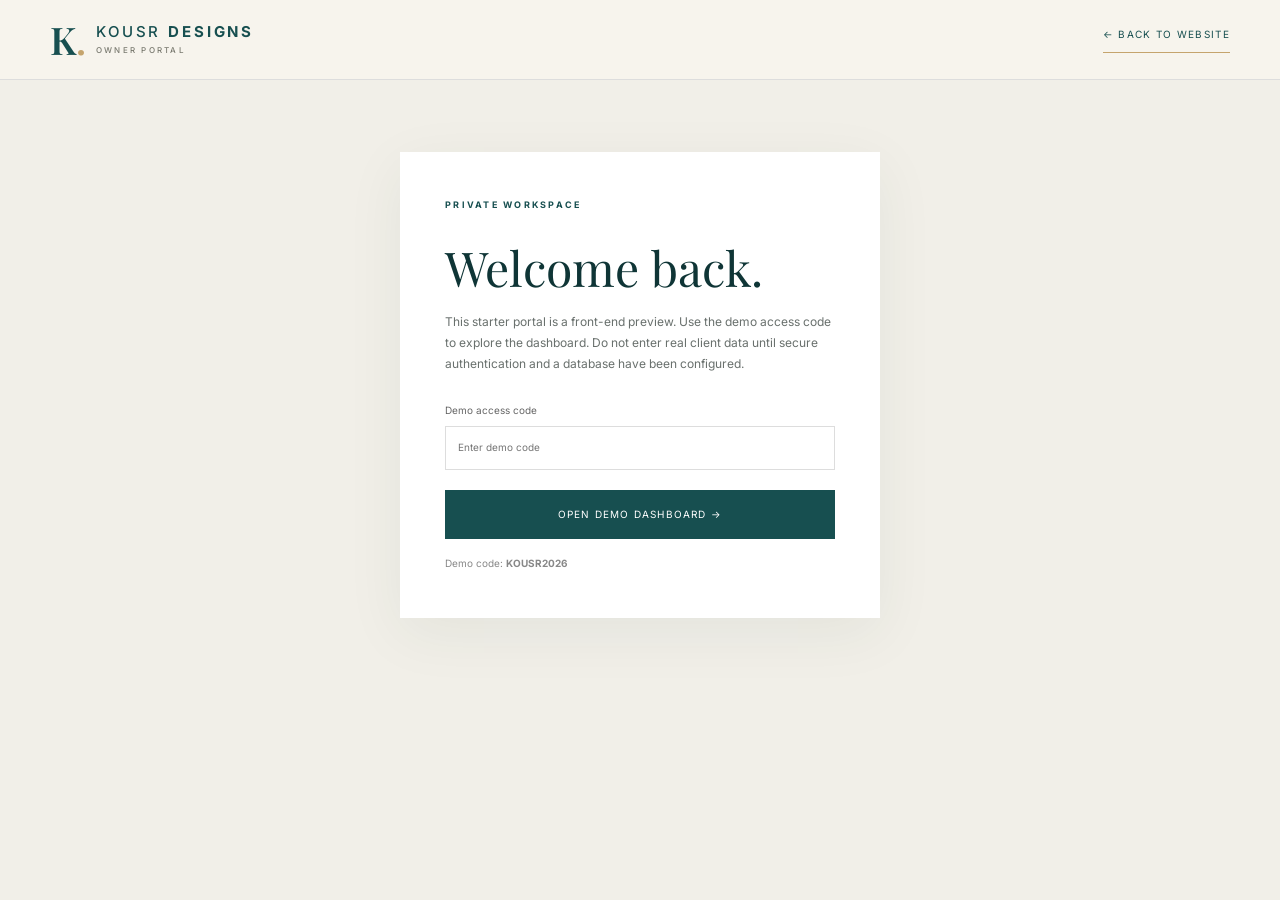
<file: owner.html>
<!doctype html><html lang="en"><head><meta charset="UTF-8"><meta name="viewport" content="width=device-width,initial-scale=1"><title>Owner Portal | KOUSR Designs</title><link rel="preconnect" href="https://fonts.googleapis.com"><link href="https://fonts.googleapis.com/css2?family=Inter:wght@400;500;600;700&family=Playfair+Display:wght@400;500;600&display=swap" rel="stylesheet"><link rel="stylesheet" href="styles.css"><link rel="stylesheet" href="owner.css"></head><body class="owner-body">
<header class="owner-header"><a class="brand" href="index.html"><span class="brand-mark">K<span>.</span></span><span class="brand-name">KOUSR <b>DESIGNS</b><small>OWNER PORTAL</small></span></a><a class="text-link" href="index.html">← Back to website</a></header>
<main class="owner-wrap">
 <section class="login-card" id="loginCard"><p class="eyebrow">PRIVATE WORKSPACE</p><h1>Welcome back.</h1><p>This starter portal is a front-end preview. Use the demo access code to explore the dashboard. Do not enter real client data until secure authentication and a database have been configured.</p><label>Demo access code<input id="ownerPin" type="password" placeholder="Enter demo code" autocomplete="off"></label><button class="button" id="loginBtn">Open demo dashboard →</button><small>Demo code: <b>KOUSR2026</b></small></section>
 <section id="dashboard" hidden>
  <div class="dash-top"><div><p class="eyebrow">KOUSR DESIGNS · OWNER VIEW</p><h1>Business overview.</h1><p class="muted">A starter workspace for enquiries, project tracking and daily priorities.</p></div><button class="button button-small" id="logoutBtn">Sign out</button></div>
  <div class="metrics"><article><span>TOTAL INQUIRIES</span><b id="metricInquiries">0</b><small>Captured in this browser</small></article><article><span>ACTIVE PROJECTS</span><b>12</b><small>Sample dashboard figure</small></article><article><span>CONSULTATION CONVERSION</span><b>34%</b><small>Sample dashboard figure</small></article><article><span>AVERAGE PROJECT VALUE</span><b>₹28.5L</b><small>Sample dashboard figure</small></article></div>
  <div class="brief-panel"><div><p class="eyebrow light">KOUSR INTELLIGENCE</p><h2>AI Daily Business Brief</h2><p id="dailyBrief">Good morning. Review new enquiries, confirm upcoming consultations and check the next project milestones. Prioritise timely follow-up on high-intent enquiries.</p></div><button class="button button-outline-light" id="copyBrief">Copy brief</button></div>
  <div class="dash-section"><div class="dash-heading"><div><p class="eyebrow">LEAD MANAGEMENT</p><h2>Recent enquiries</h2></div><button class="button button-small" id="exportCsv">Export CSV ↓</button></div><p class="muted">Netlify Forms submissions are available in your Netlify site dashboard. This table shows enquiries submitted through this browser in the demo only.</p><div class="table-scroll"><table><thead><tr><th>Client</th><th>Contact</th><th>Property / size</th><th>Budget</th><th>Location</th><th>Status</th><th>Received</th></tr></thead><tbody id="inquiryRows"><tr><td colspan="7">No demo enquiries stored in this browser yet.</td></tr></tbody></table></div></div>
  <div class="dash-section"><div class="dash-heading"><div><p class="eyebrow">DELIVERY TRACKER</p><h2>Active projects</h2></div></div><div class="table-scroll"><table><thead><tr><th>Project</th><th>Client</th><th>Lead architect</th><th>Stage</th><th>Progress</th><th>Target handover</th><th>Budget status</th></tr></thead><tbody><tr><td>Sample Residence</td><td>Client A</td><td>To assign</td><td>Concept design</td><td>25%</td><td>To confirm</td><td>In review</td></tr><tr><td>Sample Workspace</td><td>Client B</td><td>To assign</td><td>Site execution</td><td>60%</td><td>To confirm</td><td>On track</td></tr><tr><td>Sample Cafe</td><td>Client C</td><td>To assign</td><td>Material selection</td><td>40%</td><td>To confirm</td><td>In review</td></tr></tbody></table></div></div>
  <p class="security-note">Important: This is a static-site demonstration, not a secure owner system. The demo code is visible in the source. Configure Google OAuth/Firebase or another server-side identity provider and a protected database before using real enquiries or project information.</p>
 </section>
</main><script src="owner.js"></script></body></html>
</file>
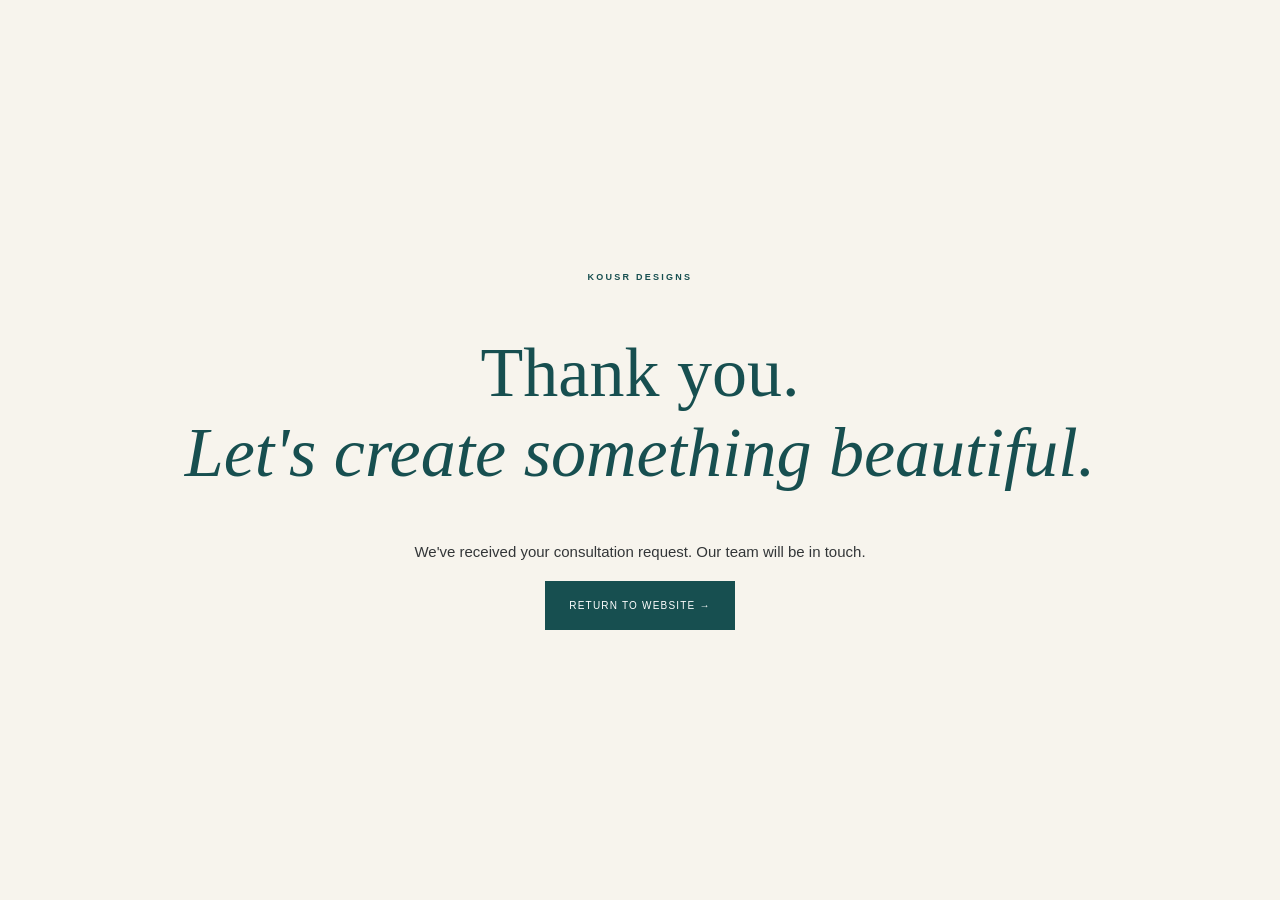
<file: thank-you.html>
<!doctype html><html lang="en"><head><meta charset="utf-8"><meta name="viewport" content="width=device-width,initial-scale=1"><title>Thank you | KOUSR Designs</title><link rel="stylesheet" href="styles.css"></head><body><main style="min-height:100vh;display:grid;place-items:center;text-align:center;padding:30px"><div><p class="eyebrow">KOUSR DESIGNS</p><h1 style="font:clamp(42px,7vw,70px) 'Playfair Display',serif;color:#174F50">Thank you.<br><em>Let's create something beautiful.</em></h1><p>We've received your consultation request. Our team will be in touch.</p><a class="button" href="/">Return to website →</a></div></main></body></html>
</file>
<file: styles.css>
:root{--teal:#174F50;--teal-dark:#0F3536;--teal-light:#256C6E;--ivory:#F7F4ED;--ivory-dark:#EAE3D2;--gold:#C5A46D;--charcoal:#333638;--muted:#666b6d;--white:#fff;--serif:'Playfair Display',Georgia,serif;--sans:'Inter',Arial,sans-serif}*{box-sizing:border-box}html{scroll-behavior:smooth;scroll-padding-top:86px}body{margin:0;background:var(--ivory);color:var(--charcoal);font-family:var(--sans);font-size:15px;line-height:1.75}img{display:block;width:100%;object-fit:cover}a{color:inherit;text-decoration:none}button,input,select,textarea{font:inherit}.wrap{width:min(1180px,calc(100% - 56px));margin:auto}.section{padding:112px 0}.site-header{height:82px;padding:0 max(28px,calc((100vw - 1360px)/2));display:flex;align-items:center;justify-content:space-between;position:sticky;top:0;z-index:50;background:rgba(247,244,237,.94);backdrop-filter:blur(14px);border-bottom:1px solid rgba(23,79,80,.12)}.brand{display:flex;align-items:center;gap:10px;color:var(--teal)}.brand-mark{font:600 38px var(--serif);line-height:1}.brand-mark span{color:var(--gold)}.brand-name{font-size:15px;letter-spacing:.19em;font-weight:500;line-height:1.2}.brand-name b{font-weight:700}.brand-name small{display:block;font-size:8px;letter-spacing:.28em;margin-top:5px;color:#7a7a70}.site-header nav{display:flex;align-items:center;gap:26px;font-size:11px;letter-spacing:.06em;text-transform:uppercase}.site-header nav>a:not(.button):hover,.footer-links a:hover{color:var(--gold)}.nav-owner{border-left:1px solid #d5d0c4;padding-left:20px}.button{display:inline-flex;align-items:center;justify-content:center;gap:16px;padding:15px 23px;background:var(--teal);color:white;border:1px solid var(--teal);font-size:10px;letter-spacing:.12em;text-transform:uppercase;transition:.25s}.button:hover{background:var(--teal-dark);border-color:var(--teal-dark);transform:translateY(-2px)}.button-small{padding:12px 16px;font-size:9px}.menu-toggle{display:none;background:none;border:0;color:var(--teal);font-size:25px}.hero{height:min(760px,calc(100vh - 82px));min-height:620px;position:relative;display:flex;align-items:center;color:#fff;background:var(--teal-dark);overflow:hidden}.hero-image,.hero-shade{position:absolute;inset:0}.hero-image{background:url('https://images.unsplash.com/photo-1648881806148-e5c51179c826?auto=format&fit=crop&w=2200&q=90') center 55%/cover}.hero-shade{background:linear-gradient(90deg,rgba(15,53,54,.91) 0%,rgba(15,53,54,.69) 48%,rgba(15,53,54,.12) 100%)}.hero-content{position:relative;padding-top:20px}.eyebrow{font-size:9px;letter-spacing:.25em;font-weight:700;color:var(--teal);margin:0 0 22px;text-transform:uppercase}.eyebrow.light{color:#d9c39b}.hero h1{font:500 clamp(48px,6vw,82px)/1.13 var(--serif);letter-spacing:-.035em;margin:0;max-width:780px}.hero h1 em,h2 em{font-weight:400;color:var(--gold)}.hero-copy{max-width:510px;color:rgba(255,255,255,.84);font-size:14px;margin:26px 0 30px}.hero-actions{display:flex;gap:12px;flex-wrap:wrap}.button-outline-light{background:transparent;border-color:rgba(255,255,255,.6)}.button-outline-light:hover{background:white;color:var(--teal)}.hero-note{display:flex;align-items:center;gap:12px;font-size:8px;letter-spacing:.22em;margin-top:66px;color:#eee}.gold-line{width:38px;height:1px;background:var(--gold)}.scroll-cue{position:absolute;right:5%;bottom:34px;font-size:8px;letter-spacing:.2em;writing-mode:vertical-rl}.scroll-cue span{color:var(--gold);font-size:18px;margin-top:12px}.intro{padding-bottom:80px}.intro-grid,.section-heading{display:grid;grid-template-columns:1.1fr .9fr;gap:70px;align-items:end}.section h2,.intro h2{font:500 clamp(38px,4.2vw,57px)/1.17 var(--serif);letter-spacing:-.03em;margin:0;color:var(--teal-dark)}.intro-copy p,.section-heading>p{color:#666b6d;max-width:440px;margin:0 0 18px}.text-link{display:inline-flex;gap:18px;color:var(--teal);font-size:10px;text-transform:uppercase;letter-spacing:.13em;border-bottom:1px solid var(--gold);padding-bottom:8px}.text-link span{color:var(--gold)}.stats{display:grid;grid-template-columns:repeat(4,1fr);margin-top:75px;border-top:1px solid #d9d2c4;border-bottom:1px solid #d9d2c4;padding:22px 0}.stats div{display:flex;align-items:center;gap:15px;border-right:1px solid #d9d2c4;padding-left:24px}.stats div:first-child{padding-left:0}.stats div:last-child{border:0}.stats strong{font:34px var(--serif);color:var(--gold)}.stats span{font-size:10px;letter-spacing:.08em;color:#5d6262}.services-section{background:#fff}.section-heading{margin-bottom:52px}.section-heading>p{max-width:360px;justify-self:end}.service-grid{display:grid;grid-template-columns:repeat(3,1fr);gap:28px}.image-frame{height:340px;overflow:hidden;background:#e5e0d5}.image-frame img{height:100%;transition:transform .7s}.service-card:hover img{transform:scale(1.04)}.service-meta{display:flex;justify-content:space-between;color:var(--gold);font-size:9px;letter-spacing:.18em;margin:23px 0 7px}.service-card h3,.value-grid h3,.process-grid h3{font:500 25px var(--serif);color:var(--teal-dark);margin:0 0 8px}.service-card p{font-size:12px;color:#696d6c;max-width:330px;margin:0}.about-section{background:#efede5}.about-grid{display:grid;grid-template-columns:1fr 1fr;gap:100px;align-items:center}.about-photo{height:600px;position:relative}.about-photo img{height:100%}.photo-caption{position:absolute;bottom:0;left:0;background:var(--teal);color:white;padding:12px 18px;font-size:8px;letter-spacing:.2em}.about-copy>p:not(.eyebrow){color:#626767;font-size:13px;margin:25px 0}.mission-vision{border-top:1px solid #d4d0c5;margin:32px 0}.mission-vision div{padding:18px 0;border-bottom:1px solid #d4d0c5}.mission-vision span{font-size:9px;letter-spacing:.18em;color:var(--gold);font-weight:700}.mission-vision p{font:17px/1.5 var(--serif);margin:6px 0 0;color:var(--teal-dark)}.values{padding-top:120px}.values>h2{font-size:43px;margin-bottom:48px}.value-grid{display:grid;grid-template-columns:repeat(3,1fr);gap:42px 55px}.value-grid>div{border-top:1px solid #cfc9bb;padding-top:18px}.value-grid b{font-size:9px;color:var(--gold);letter-spacing:.15em}.value-grid h3{font-size:22px;margin:13px 0 4px}.value-grid p{font-size:12px;color:#6b706e;margin:0}.detail-services{background:var(--ivory)}.detail-grid{display:grid;grid-template-columns:.8fr 1.2fr;gap:110px}.detail-grid .muted{color:#737775;max-width:310px;margin-top:24px}.service-list{list-style:none;padding:0;margin:0;border-top:1px solid #d9d2c4}.service-list li{padding:17px 0;border-bottom:1px solid #d9d2c4;font:19px var(--serif);color:var(--teal-dark)}.service-list li:before{content:"↗";color:var(--gold);font:12px var(--sans);margin-right:20px}.portfolio-section{background:#fff}.filters{display:flex;gap:10px;margin:-18px 0 32px}.filter{background:transparent;border:1px solid #d9d5ca;padding:9px 17px;font-size:9px;letter-spacing:.1em;text-transform:uppercase;color:#626767;cursor:pointer}.filter.active,.filter:hover{background:var(--teal);border-color:var(--teal);color:white}.portfolio-grid{columns:3;column-gap:22px}.portfolio-item{break-inside:avoid;margin:0 0 22px;position:relative;overflow:hidden;background:#eee}.portfolio-item img{width:100%;height:auto;min-height:230px;max-height:440px;transition:transform .6s}.portfolio-item:hover img{transform:scale(1.04)}.portfolio-overlay{position:absolute;inset:auto 0 0;padding:40px 20px 18px;color:white;background:linear-gradient(transparent,rgba(15,53,54,.88))}.portfolio-overlay span{font-size:8px;letter-spacing:.2em;color:#e3c994}.portfolio-overlay h3{font:22px var(--serif);margin:3px 0}.portfolio-overlay p{font-size:10px;margin:0;color:#eee}.portfolio-disclaimer{font-size:10px;color:#777;margin-top:24px}.process-section{background:var(--teal-dark);color:white}.process-section h2{color:white}.process-section .section-heading>p{color:#c5cfca}.process-grid{display:grid;grid-template-columns:repeat(4,1fr);gap:44px 35px}.process-grid>div{border-top:1px solid rgba(255,255,255,.25);padding-top:18px}.process-grid b{font:30px var(--serif);color:var(--gold)}.process-grid h3{color:white;font-size:21px;margin:15px 0 8px}.process-grid p{font-size:11px;color:#c2ceca;margin:0}.quality-section{background:#efede5}.quality-grid{display:grid;grid-template-columns:1.15fr .85fr;gap:65px}.quality-list{display:grid;grid-template-columns:1fr 1fr;gap:0 30px}.quality-list div{display:flex;gap:16px;border-top:1px solid #d5d0c3;padding:17px 0}.quality-list span{font-size:9px;color:var(--gold);font-weight:700}.quality-list p{font-size:15px;color:#555d5a;margin:0}.delivery-card{background:var(--teal);color:white;padding:44px 40px}.delivery-card h3{font:32px var(--serif);margin:0 0 16px}.delivery-card>p:not(.eyebrow){font-size:12px;color:#dce6e1}.delivery-steps{display:grid;grid-template-columns:1fr 1fr;gap:12px;margin:30px 0}.delivery-steps span{border-top:1px solid rgba(255,255,255,.3);padding-top:10px;font-size:10px;color:#e5d0a9}.delivery-card small{font-size:9px;color:#c6d4ce}.why-section{background:#fff}.reasons{display:grid;grid-template-columns:1fr 1fr;column-gap:70px}.reasons div{display:flex;align-items:center;gap:22px;border-top:1px solid #ded9ce;padding:19px 0}.reasons b{font:24px var(--serif);color:var(--gold)}.reasons span{font:17px var(--serif);color:var(--teal-dark)}.testimonial{background:linear-gradient(rgba(15,53,54,.88),rgba(15,53,54,.88)),url('https://images.unsplash.com/photo-1600607687939-ce8a6c25118c?auto=format&fit=crop&w=1800&q=85') center/cover;color:white;text-align:center}.testimonial-inner h2{color:white}.testimonial-inner .eyebrow{color:#ddc28f}.testimonial-placeholder{max-width:470px;margin:25px auto 0;color:#d4dfda;font-size:12px}.contact-section{background:var(--ivory)}.contact-grid{display:grid;grid-template-columns:.85fr 1.15fr;gap:90px;align-items:start}.contact-copy>p:not(.eyebrow){color:#69706d;max-width:390px;margin:24px 0 35px}.contact-details{display:grid;gap:18px;margin-bottom:30px}.contact-details span{font-size:8px;letter-spacing:.2em;color:var(--gold);font-weight:700}.contact-details p{font-size:12px;line-height:1.8;margin:5px 0 0;color:#4d5552}.whatsapp-button{background:transparent;color:var(--teal);border-color:var(--teal)}.whatsapp-button:hover{color:white}.consult-form{background:white;padding:42px;box-shadow:0 15px 50px rgba(34,52,47,.06)}.consult-form h3{font:30px var(--serif);color:var(--teal-dark);margin:0}.form-intro{font-size:11px;color:#777;margin:4px 0 25px}.consult-form label{display:block;font-size:9px;letter-spacing:.06em;color:#5b6260;margin-bottom:15px;flex:1}.consult-form input,.consult-form select,.consult-form textarea{display:block;width:100%;border:0;border-bottom:1px solid #d8d8d1;background:#fff;padding:10px 0;color:var(--charcoal);outline:none;font-size:12px;border-radius:0}.consult-form input:focus,.consult-form select:focus,.consult-form textarea:focus{border-color:var(--gold)}.form-row{display:flex;gap:22px}.consult-form textarea{resize:vertical}.form-submit{width:100%;margin-top:13px;cursor:pointer}.consult-form small{display:block;font-size:9px;color:#888;margin-top:12px}.hidden{display:none}.map-wrap{margin-top:80px}.map-heading{display:flex;justify-content:space-between;align-items:center;margin-bottom:16px}.map-heading .eyebrow{margin:0}.map-heading>span:last-child{font-size:10px;color:#777}.map-wrap iframe{width:100%;height:320px;border:0;filter:grayscale(.35) sepia(.12)}footer{background:#0f3536;color:white;padding:50px 0 20px}.footer-main{display:flex;align-items:center;justify-content:space-between;padding-bottom:40px}.brand-footer{color:white}.brand-footer .brand-name small{color:#b5c2bc}.footer-main>p{font:20px/1.5 var(--serif);color:#e4d2ad}.footer-links{display:flex;gap:20px;font-size:10px;color:#d1dbd6}.footer-bottom{border-top:1px solid rgba(255,255,255,.18);padding-top:18px;display:flex;justify-content:space-between;font-size:9px;color:#aab9b2}.chat-launch{position:fixed;z-index:60;left:24px;bottom:22px;border:0;border-radius:40px;background:var(--teal);color:white;padding:14px 20px;box-shadow:0 8px 30px #0f35364a;font-size:11px;cursor:pointer}.chat-launch span{color:var(--gold);font-size:18px;margin-right:7px}.chat-panel{position:fixed;z-index:61;left:24px;bottom:82px;width:min(370px,calc(100vw - 32px));height:470px;background:white;box-shadow:0 15px 55px #172f2b30;display:none;flex-direction:column}.chat-panel.open{display:flex}.chat-head{background:var(--teal);color:white;padding:17px 19px;display:flex;justify-content:space-between;align-items:center}.chat-head b{font:17px var(--serif)}.chat-head small{display:block;font-size:9px;color:#d4e0d9}.chat-head button{border:0;background:none;color:white;font-size:25px;cursor:pointer}.chat-messages{padding:18px;overflow:auto;flex:1;background:#fbfaf7}.bot-message,.user-message{max-width:90%;padding:12px 14px;font-size:11px;margin-bottom:12px;line-height:1.6}.bot-message{background:#eeeae0;color:#394541}.user-message{background:var(--teal);color:white;margin-left:auto}.quick-questions{display:flex;flex-wrap:wrap;gap:6px}.quick-questions button{border:1px solid #d8d2c5;background:white;color:var(--teal);padding:7px 9px;font-size:9px;cursor:pointer}.chat-input{display:flex;padding:12px;border-top:1px solid #eee}.chat-input input{flex:1;border:0;outline:0;font-size:11px}.chat-input button{border:0;background:var(--teal);color:white;width:35px;height:35px;cursor:pointer}.brief-card{border:1px solid #d8d2c5;padding:12px;margin:8px 0;font-size:10px;background:white}.brief-card button{margin-top:8px;border:0;background:var(--teal);color:white;padding:7px 10px;font-size:9px;cursor:pointer}
@media(max-width:1000px){.site-header nav{gap:14px;font-size:9px}.site-header{padding:0 22px}.about-grid{gap:55px}.contact-grid{gap:45px}.detail-grid{gap:55px}}
@media(max-width:760px){.wrap{width:min(100% - 36px,560px)}.section{padding:78px 0}.site-header{height:72px;padding:0 18px}.menu-toggle{display:block}.site-header nav{display:none;position:absolute;top:72px;left:0;right:0;background:var(--ivory);padding:22px;flex-direction:column;align-items:stretch;gap:17px;border-bottom:1px solid #ddd}.site-header nav.open{display:flex}.site-header nav>a{padding:4px}.nav-owner{border-left:0;padding-left:4px}.hero{height:700px;min-height:0}.hero-image{background-position:62% center}.hero-shade{background:linear-gradient(90deg,rgba(15,53,54,.9),rgba(15,53,54,.42))}.hero h1{font-size:48px}.hero-copy{font-size:13px}.hero-note{margin-top:48px}.intro-grid,.section-heading,.about-grid,.detail-grid,.quality-grid,.contact-grid{grid-template-columns:1fr;gap:28px}.section-heading>p{justify-self:start}.stats{grid-template-columns:1fr 1fr;gap:15px;margin-top:48px}.stats div{padding:10px 0 10px 10px}.stats div:nth-child(2){border:0}.stats strong{font-size:28px}.service-grid{grid-template-columns:1fr;gap:38px}.image-frame{height:300px}.about-photo{height:420px}.values{padding-top:80px}.values>h2{font-size:36px}.value-grid{grid-template-columns:1fr 1fr;gap:30px 22px}.portfolio-grid{columns:2;column-gap:12px}.portfolio-item{margin-bottom:12px}.portfolio-overlay{padding:30px 10px 10px}.portfolio-overlay h3{font-size:16px}.portfolio-overlay p{display:none}.filters{overflow:auto;padding-bottom:5px}.filter{white-space:nowrap}.process-grid{grid-template-columns:1fr 1fr;gap:30px 22px}.quality-list{grid-template-columns:1fr}.delivery-card{padding:30px 25px}.reasons{grid-template-columns:1fr;column-gap:0}.form-row{display:block}.consult-form{padding:28px 20px}.map-wrap{margin-top:55px}.map-wrap iframe{height:260px}.footer-main{align-items:flex-start;gap:22px;flex-direction:column}.footer-main>p{margin:0}.footer-links{flex-wrap:wrap}.footer-bottom{gap:10px;flex-direction:column}.chat-launch{right:12px;bottom:12px}.chat-panel{right:12px;bottom:72px}}
@media(max-width:420px){.hero h1{font-size:41px}.value-grid,.process-grid{grid-template-columns:1fr}.portfolio-grid{columns:1}.portfolio-item img{max-height:360px}.hero-actions .button{width:100%}.stats{grid-template-columns:1fr 1fr}.brand-mark{font-size:32px}.brand-name{font-size:13px}}

/* KOUSR logo image, payment link and callback preference fields */
.brand-image{display:flex;align-items:center;min-width:0}.brand-image img{display:block;width:176px;height:54px;object-fit:contain;object-position:left center}.brand-image-footer{background:#fff;padding:5px 10px;border-radius:2px}.brand-image-footer img{width:176px;height:54px;object-position:center}.payment-block{margin:0 0 22px;padding:18px 20px;border:1px solid #d9d2c4;background:rgba(255,255,255,.55)}.payment-label{font-size:8px;letter-spacing:.2em;color:var(--gold);font-weight:700}.payment-block p{font-size:11px;color:#69706d;margin:6px 0 13px}.payment-button{display:inline-flex}.callback-fieldset{border:1px solid #e1ddd3;padding:17px 18px 4px;margin:8px 0 18px;min-width:0}.callback-fieldset legend{padding:0 7px;font-size:10px;letter-spacing:.06em;color:var(--teal-dark);font-weight:700}.callback-fieldset .form-row{margin-top:7px}.callback-fieldset label{font-size:9px}.callback-fieldset input,.callback-fieldset select{background:#fff}
@media(max-width:760px){.brand-image img{width:148px;height:48px}.brand-image-footer img{width:164px;height:50px}.payment-block{padding:16px}}

.assistant-contact-link,.assistant-arrow-link{color:var(--teal);font-weight:700;text-decoration:underline;text-underline-offset:2px}.assistant-arrow-link{display:inline-block;margin-left:7px;font-size:16px;text-decoration:none}
</file>
<file: owner.css>
.owner-body{min-height:100vh;background:#f1efe8}.owner-header{height:80px;padding:0 max(25px,calc((100vw - 1180px)/2));display:flex;align-items:center;justify-content:space-between;background:var(--ivory);border-bottom:1px solid #ddd}.owner-wrap{width:min(1180px,calc(100% - 40px));margin:55px auto 90px}.login-card{max-width:480px;margin:8vh auto;background:white;padding:45px;box-shadow:0 15px 55px #193a3210}.login-card h1,.dash-top h1{font:48px var(--serif);color:var(--teal-dark);margin:0 0 12px}.login-card>p:not(.eyebrow){font-size:12px;color:#69706d;margin-bottom:28px}.login-card label{display:block;font-size:10px;color:#666;margin-bottom:20px}.login-card input{display:block;width:100%;padding:12px;border:1px solid #ddd;margin-top:7px}.login-card .button{width:100%;cursor:pointer}.login-card small{display:block;color:#888;font-size:10px;margin-top:16px}.dash-top{display:flex;justify-content:space-between;align-items:center;margin-bottom:32px}.dash-top .muted,.muted{color:#737875;font-size:11px}.metrics{display:grid;grid-template-columns:repeat(4,1fr);gap:16px}.metrics article{background:white;padding:23px}.metrics span{display:block;font-size:8px;letter-spacing:.16em;color:#7b817e}.metrics b{display:block;font:34px var(--serif);color:var(--teal);margin:7px 0}.metrics small{font-size:9px;color:#929793}.brief-panel{background:var(--teal);color:white;margin:25px 0;padding:30px 35px;display:flex;justify-content:space-between;align-items:center;gap:25px}.brief-panel h2{font:30px var(--serif);margin:0}.brief-panel p:not(.eyebrow){font-size:11px;color:#dce5df;max-width:690px}.brief-panel .eyebrow{margin-bottom:8px}.button-outline-light{background:transparent;border-color:#ffffff8c;white-space:nowrap}.dash-section{background:white;padding:27px;margin:22px 0}.dash-heading{display:flex;justify-content:space-between;align-items:center}.dash-heading .eyebrow{margin-bottom:6px}.dash-heading h2{font:28px var(--serif);color:var(--teal-dark);margin:0}.table-scroll{overflow:auto;margin-top:20px}table{border-collapse:collapse;width:100%;min-width:800px;text-align:left}th{font-size:8px;letter-spacing:.1em;color:#747b76;text-transform:uppercase;background:#f5f3ed}td,th{padding:13px 12px;border-bottom:1px solid #ebe8df;font-size:10px}td{color:#4c5551}.status-select{border:1px solid #ddd;padding:5px;font-size:9px;background:white}.security-note{background:#f8eee0;border-left:3px solid var(--gold);padding:15px 18px;font-size:10px;color:#6b5b43}@media(max-width:800px){.metrics{grid-template-columns:1fr 1fr}.brief-panel{align-items:flex-start;flex-direction:column}.dash-top{align-items:flex-start}.login-card{padding:30px 22px}}@media(max-width:480px){.owner-header{padding:0 15px}.owner-header .text-link{font-size:8px}.metrics{grid-template-columns:1fr 1fr}.dash-section{padding:17px}.dash-top h1{font-size:38px}}
</file>
